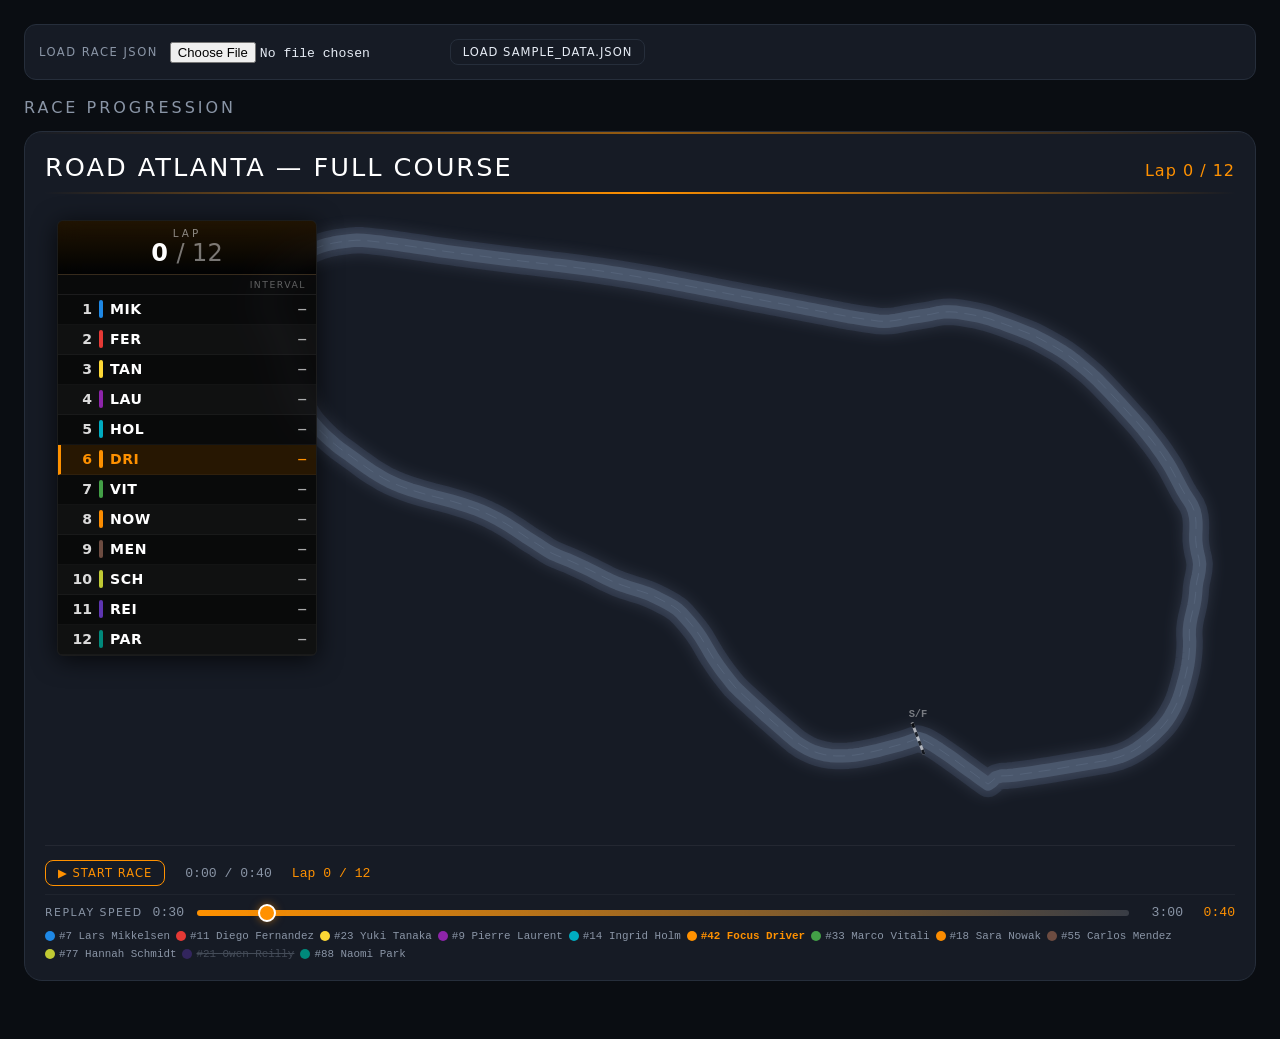
<file: python/racing_replay_standalone/index.html>
<!doctype html>
<html lang="en">
<head>
<meta charset="utf-8"/>
<meta name="viewport" content="width=device-width,initial-scale=1"/>
<title>Racing Replay — Standalone</title>
<style>
:root{
  --bg0:#0a0d12; --bg1:#10141b; --bg2:#161b25; --bd0:#1f2630; --bd1:#262e3b;
  --t1:#e6ecf5; --tm:#8a95a6; --ir:#ff9100; --ir2:rgba(255,145,0,.15); --teal:#26d4c8;
  --ff-d:'Nunito',system-ui,sans-serif;
  --ff-b:'Nunito',system-ui,sans-serif;
  --ff-m:ui-monospace,Menlo,Consolas,monospace;
}
*{box-sizing:border-box}
html,body{margin:0;padding:0;background:var(--bg0);color:var(--t1);font-family:var(--ff-b)}
.page{max-width:1320px;margin:0 auto;padding:24px}
.loader{display:flex;gap:12px;align-items:center;margin-bottom:18px;padding:14px;
  background:var(--bg2);border:1.5px solid var(--bd1);border-radius:12px}
.loader label{font-family:var(--ff-d);font-size:.72rem;color:var(--tm);letter-spacing:1.5px;text-transform:uppercase}
.loader input[type=file]{color:var(--t1);font-family:var(--ff-m);font-size:.82rem}
.btn{background:transparent;border:1.5px solid var(--bd1);color:var(--t1);
  padding:6px 14px;border-radius:8px;font-family:var(--ff-d);font-size:.78rem;
  letter-spacing:1px;text-transform:uppercase;cursor:pointer}
.btn-sm{padding:5px 12px;font-size:.72rem}
.grid-title{font-family:var(--ff-d);font-size:1rem;color:var(--tm);letter-spacing:3px;
  text-transform:uppercase;margin:0 0 14px}
.story-section{margin-bottom:32px}

/* ── S5b: TRACK ANIMATION ── */
.track-title-bar{display:flex;align-items:baseline;justify-content:space-between;margin-bottom:14px;
  padding-bottom:10px;border-bottom:2px solid;border-image:linear-gradient(90deg,transparent,var(--ir),transparent) 1}
.track-title-name{font-family:var(--ff-d);font-size:1.6rem;color:#fff;letter-spacing:2px;text-transform:uppercase}
.track-title-lap{font-family:var(--ff-d);font-size:1rem;color:var(--ir);letter-spacing:1px}
.track-wrap{background:var(--bg2);border:1.5px solid var(--bd1);border-radius:18px;padding:20px;overflow:hidden;position:relative}
.track-wrap::before{content:'';position:absolute;top:0;left:0;right:0;height:2px;
  background:linear-gradient(90deg,transparent,var(--ir),transparent);opacity:.55}
.track-map-area{position:relative;min-height:400px}
.track-svg{width:100%;height:auto;display:block}

/* ── TIMING TOWER ── */
.timing-tower{position:absolute;top:12px;left:12px;width:260px;z-index:10;
  background:rgba(0,0,0,.92);backdrop-filter:blur(12px);border:1.5px solid rgba(255,255,255,.10);
  border-radius:6px;overflow:hidden;box-shadow:0 4px 24px rgba(0,0,0,.7)}
.tt-header{padding:6px 12px;text-align:center;
  background:linear-gradient(180deg,rgba(255,145,0,.12),transparent);border-bottom:1px solid rgba(255,255,255,.10)}
.tt-header-label{font-family:var(--ff-d);font-size:.65rem;color:rgba(255,255,255,.5);letter-spacing:3px}
.tt-header-lap{font-family:var(--ff-d);font-size:1.5rem;color:#fff;line-height:1.2;font-weight:700}
.tt-header-lap span{color:rgba(255,255,255,.45);font-weight:400}
.tt-col-labels{display:flex;align-items:center;padding:0 10px;height:20px;
  border-bottom:1px solid rgba(255,255,255,.08);background:rgba(255,255,255,.03)}
.tt-col-labels span{font-family:var(--ff-d);font-size:.58rem;color:rgba(255,255,255,.35);letter-spacing:1.5px;text-transform:uppercase}
.tt-col-labels span:last-child{margin-left:auto}
.tt-body{position:relative}
.tt-row{display:flex;align-items:center;gap:0;height:30px;padding:0 10px;
  border-bottom:1px solid rgba(255,255,255,.04);
  transition:transform .5s cubic-bezier(.4,0,.2,1),opacity .4s;position:absolute;left:0;right:0}
.tt-row:nth-child(odd){background:rgba(255,255,255,.03)}
.tt-row:nth-child(even){background:rgba(255,255,255,.06)}
.tt-row.is-us{background:rgba(255,145,0,.15);border-left:3px solid var(--ir);padding-left:7px}
.tt-pos{font-family:var(--ff-d);font-size:.88rem;color:rgba(255,255,255,.85);width:24px;text-align:right;flex-shrink:0;font-weight:700}
.tt-row.is-us .tt-pos{color:var(--ir)}
.tt-stripe{width:4px;height:18px;border-radius:2px;margin:0 7px;flex-shrink:0}
.tt-name{font-family:var(--ff-b);font-size:.88rem;color:#fff;font-weight:700;flex:1;
  overflow:hidden;text-overflow:ellipsis;white-space:nowrap;letter-spacing:.5px}
.tt-row.is-us .tt-name{color:var(--ir)}
.tt-interval{font-family:var(--ff-m);font-size:.82rem;color:rgba(255,255,255,.65);
  text-align:right;min-width:72px;flex-shrink:0;font-weight:600}
.tt-interval.leader{color:rgba(255,255,255,.65);font-weight:700}
.tt-row.is-us .tt-interval{color:var(--ir)}
.tt-interval.out{color:#ff5252}
.tt-row.tt-out{opacity:.45}

@media(max-width:768px){
  .timing-tower{display:none}
  .track-title-name{font-size:1.1rem}
}

.track-controls{display:flex;align-items:center;flex-wrap:wrap;gap:8px;margin-top:14px;padding-top:14px;border-top:1px solid rgba(255,255,255,.06)}
.speed-slider-wrap{display:flex;align-items:center;gap:10px;width:100%;margin-top:8px;padding-top:10px;border-top:1px solid rgba(255,255,255,.04)}
.speed-slider-wrap label{font-family:var(--ff-d);font-size:.68rem;color:var(--tm);letter-spacing:1.5px;white-space:nowrap}
.speed-slider{-webkit-appearance:none;appearance:none;flex:1;height:6px;border-radius:3px;outline:none;
  background:linear-gradient(90deg,var(--ir),rgba(255,255,255,.15));cursor:pointer}
.speed-slider::-webkit-slider-thumb{-webkit-appearance:none;width:18px;height:18px;border-radius:50%;
  background:var(--ir);border:2px solid #fff;cursor:pointer;box-shadow:0 0 8px rgba(255,145,0,.5)}
.speed-slider::-moz-range-thumb{width:18px;height:18px;border-radius:50%;
  background:var(--ir);border:2px solid #fff;cursor:pointer;box-shadow:0 0 8px rgba(255,145,0,.5)}
.speed-val{font-family:var(--ff-m);font-size:.82rem;color:var(--ir);min-width:42px;text-align:right}
.track-legend{display:flex;flex-wrap:wrap;gap:6px;margin-top:10px}
.track-legend-item{display:flex;align-items:center;gap:4px;font-family:var(--ff-m);font-size:.68rem;color:var(--tm)}
.track-legend-dot{width:10px;height:10px;border-radius:50%;flex-shrink:0}
.track-legend-item.is-us{color:var(--ir);font-weight:700}
.track-legend-item.dnf{opacity:.4;text-decoration:line-through}
</style>
</head>
<body>
<div class="page">

<div class="loader">
  <label>Load Race JSON</label>
  <input type="file" id="json-file" accept="application/json"/>
  <button class="btn btn-sm" id="load-sample">Load sample_data.json</button>
</div>

<div class="story-section" id="race-anim">
  <div class="grid-title">RACE PROGRESSION</div>
  <div class="track-wrap">
    <div class="track-title-bar">
      <div class="track-title-name" id="track-title-name">—</div>
      <div class="track-title-lap" id="title-lap">Lap 0 / 0</div>
    </div>
    <div class="track-map-area">
      <div class="timing-tower" id="timing-tower">
        <div class="tt-header">
          <div class="tt-header-label">LAP</div>
          <div class="tt-header-lap" id="tt-lap-display">0 <span>/ 0</span></div>
        </div>
        <div class="tt-col-labels"><span></span><span>Interval</span></div>
        <div class="tt-body" id="tt-body"></div>
      </div>
      <svg class="track-svg" viewBox="0 60 1260 660" preserveAspectRatio="xMidYMid meet">
        <defs>
          <filter id="track-glow" x="-30%" y="-30%" width="160%" height="160%">
            <feGaussianBlur in="SourceGraphic" stdDeviation="10" result="blur"/>
            <feColorMatrix in="blur" type="matrix" values="0.3 0 0 0 0.3  0 0.3 0 0 0.35  0 0 0.4 0 0.5  0 0 0 0.8 0"/>
            <feMerge><feMergeNode/><feMergeNode in="SourceGraphic"/></feMerge>
          </filter>
        </defs>
        <path id="track-glow-path" fill="none" stroke="#5a7090" stroke-width="28" opacity="0.2"
              stroke-linecap="round" stroke-linejoin="round" d=""/>
        <path id="track-surface" fill="none" stroke="#7a8da8" stroke-width="14" opacity="0.45"
              stroke-linecap="round" stroke-linejoin="round" filter="url(#track-glow)" d=""/>
        <path id="track-center-stripe" fill="none" stroke="#9ab0cc" stroke-width="1" opacity="0.15"
              stroke-dasharray="12 8" stroke-linecap="round" d=""/>
        <!-- Hidden raceline used as the source outline; replaced when JSON provides one -->
        <path id="raceline" d="M929.2,619.7L902.4,619.8L875.3,627.5L847.8,632.4L822.2,630.5L800.2,619.5L777.0,598.6L751.3,576.5L726.9,552.4L709.2,524.0L691.4,494.1L666.3,471.0L635.0,457.8L602.6,448.6L577.7,430.9L548.2,424.2L527.5,404.6L500.9,387.2L470.9,372.9L438.8,362.6L405.4,354.3L375.0,344.0L350.2,327.4L328.3,309.1L301.9,292.4L277.9,268.7L266.7,237.0L260.4,203.9L248.6,175.7L242.4,163.5L242.0,164.2L240.6,165.6L238.7,167.4L236.8,169.1L235.0,170.0L233.9,170.2L232.3,169.9L232.1,169.8L230.9,169.2L230.1,168.0L229.0,166.9L230.9,158.3L243.3,140.9L260.9,122.6L279.0,104.9L309.0,98.6L342.9,103.0L376.5,108.1L410.1,113.4L443.9,118.2L478.1,122.0L512.4,125.4L546.7,128.8L580.9,132.6L614.9,137.4L648.0,142.9L680.9,149.1L713.8,155.5L747.0,161.9L780.4,168.1L813.5,174.3L846.3,180.7L879.3,187.3L912.9,190.5L942.7,179.5L975.6,175.8L1007.7,186.0L1039.3,198.3L1070.7,211.8L1096.9,230.9L1118.4,253.5L1139.0,275.9L1159.5,298.5L1180.3,322.3L1195.6,345.9L1205.8,367.5L1211.8,387.7L1217.3,398.9L1221.1,397.3L1226.9,413.5L1215.3,444.8L1216.8,467.2L1217.1,469.8L1205.9,482.3L1209.2,504.1L1207.3,532.8L1201.2,561.2L1192.4,587.7L1181.7,612.2L1168.4,628.6L1149.6,638.2L1126.0,643.2L1102.3,645.3L1082.6,643.3L1061.4,643.4L1036.5,647.5L1009.6,654.4L982.7,662.3L964.2,661.9L968.4,677.8L992.7,673.9L1020.0,665.6L1045.2,661.2L1067.5,659.7L1088.9,659.1L1110.4,658.9L1136.0,654.9L1159.0,649.8L1178.3,639.2L1193.1,621.7L1203.8,597.3L1212.9,571.0L1219.8,543.0L1223.8,513.1L1221.2,488.5L1214.8,472.1L1216.5,468.1L1226.6,447.0L1233.4,417.7L1227.6,398.6L1222.8,391.8L1221.9,390.4L1217.2,369.9L1209.0,349.6L1196.0,326.5L1177.7,302.7L1157.2,279.2L1136.9,256.7L1116.0,234.5L1094.0,212.3L1066.0,194.5L1034.7,182.1L1002.9,170.5L970.8,160.6L936.9,159.6L906.7,169.9L875.4,173.2L842.4,166.8L809.5,160.4L776.4,154.1L743.0,147.9L709.9,141.6L677.0,135.1L644.0,128.8L611.1,123.0L577.2,117.9L542.6,113.2L508.5,109.0L474.4,104.6L440.6,99.7L407.0,94.3L373.4,89.0L339.7,84.2L305.4,82.0L276.7,93.7L258.5,111.5L240.8,129.7L226.0,147.4L218.9,162.2L218.9,168.2L220.0,169.1L220.8,170.2L222.0,170.5L222.2,170.1L223.6,169.8L224.5,168.8L226.3,167.0L228.6,164.9L230.8,163.3L232.3,162.3L233.1,165.4L241.4,184.3L249.7,215.3L255.6,248.5L268.3,279.3L288.6,306.9L310.7,328.9L333.2,346.7L361.3,361.3L393.2,370.6L425.7,378.4L458.2,389.2L485.3,404.7L507.3,423.2L534.5,438.5L558.7,441.2L580.3,457.8L612.5,468.6L644.7,479.3L673.0,497.3L692.2,525.6L709.1,555.2L732.2,580.5L758.0,602.9L781.6,624.8L804.0,642.4L829.3,649.4L857.1,648.3L885.2,642.5L912.4,635.1Z"
              fill="none" stroke="none"/>
        <g id="sf-marker" opacity="0.6">
          <line id="sf-line1" stroke="#fff" stroke-width="3"/>
          <line id="sf-line2" stroke="#000" stroke-width="3" stroke-dasharray="5 5"/>
          <text id="sf-text" fill="#fff" font-size="11" text-anchor="middle" opacity="0.7" font-weight="700" style="font-family:var(--ff-m)">S/F</text>
        </g>
        <g id="dots-group" shape-rendering="optimizeSpeed"></g>
      </svg>
    </div>
    <div class="track-controls">
      <button id="play-btn" class="btn btn-sm" style="border-color:var(--ir);color:var(--ir)">&#9654; Start Race</button>
      <span id="race-timer" style="font-family:var(--ff-m);font-size:.82rem;color:var(--tm);margin-left:12px">0:00 / 0:40</span>
      <span id="race-lap" style="font-family:var(--ff-m);font-size:.82rem;color:var(--ir);margin-left:12px">Lap 0 / 0</span>
    </div>
    <div class="speed-slider-wrap">
      <label>REPLAY SPEED</label>
      <span class="speed-val" style="min-width:32px;text-align:left;color:var(--tm)">0:30</span>
      <input type="range" id="speed-slider" class="speed-slider" min="30" max="180" value="40" step="5">
      <span class="speed-val" style="color:var(--tm)">3:00</span>
      <span class="speed-val" id="speed-display">0:40</span>
    </div>
    <div class="track-legend" id="track-legend"></div>
  </div>
</div>

</div>

<script>
/* ──────────────────────────────────────────────────────────────────
 * Standalone Racing Replay
 * Extracted from grumpyrobot web/grumpyrobot_web.py (S5b)
 * Expects JSON shape:
 * {
 *   "track_name": "Road Atlanta",
 *   "track_config": "Full Course",        // optional
 *   "total_laps": 12,
 *   "raceline_path": "M..L..Z",            // optional; replaces default
 *   "drivers": [
 *     {
 *       "name": "First Last",
 *       "car_number": "42",
 *       "race_start_pos": 0,               // 0-indexed
 *       "race_finish_pos": 0,              // 0-indexed
 *       "race_avg_lap": 825000,            // 100000ths of a second per lap
 *       "race_laps": 12,
 *       "reason_out": "Running",           // or "DNF", "Disconnected", etc.
 *       "is_us": true,                     // highlight in orange
 *       "livery": { "color1": "ff9100" }
 *     }
 *   ]
 * }
 * ────────────────────────────────────────────────────────────────── */

let RACE = null;
let animState = { running:false, animId:0 };

function setupAnimation(data){
  RACE = data;
  /* Reset DOM */
  document.getElementById('track-title-name').textContent =
    data.track_name + (data.track_config ? ' — ' + data.track_config : '');
  const totalLaps = data.total_laps || 0;
  document.getElementById('title-lap').textContent = 'Lap 0 / ' + totalLaps;
  document.getElementById('tt-lap-display').innerHTML = '0 <span>/ '+totalLaps+'</span>';
  document.getElementById('race-lap').textContent = 'Lap 0 / '+totalLaps;

  /* Replace raceline path if provided */
  if(data.raceline_path){
    document.getElementById('raceline').setAttribute('d', data.raceline_path);
  }

  /* Reset dots and legend */
  document.getElementById('dots-group').innerHTML = '';
  document.getElementById('track-legend').innerHTML = '';

  /* Build timing tower rows */
  const ttBody = document.getElementById('tt-body');
  ttBody.innerHTML = '';
  ttBody.style.height = (data.drivers.length * 30) + 'px';
  const sortedByStart = data.drivers.slice().sort((a,b)=>a.race_start_pos-b.race_start_pos);
  sortedByStart.forEach((drv, i) => {
    const row = document.createElement('div');
    row.className = 'tt-row' + (drv.is_us ? ' is-us' : '');
    row.style.transform = 'translateY('+(i*30)+'px)';
    const abbr = (drv.name.indexOf(' ')>0
      ? drv.name.split(/\s+/).slice(-1)[0].substring(0,3)
      : drv.name.substring(0,3)).toUpperCase();
    row.innerHTML =
      '<span class="tt-pos">'+(i+1)+'</span>'+
      '<span class="tt-stripe" style="background:#'+drv.livery.color1+'"></span>'+
      '<span class="tt-name">'+abbr+'</span>'+
      '<span class="tt-interval">—</span>';
    ttBody.appendChild(row);
  });

  initRaceAnim(totalLaps, data.drivers);
}

function initRaceAnim(totalLaps, drivers){
  const raceline = document.getElementById('raceline');
  if(!raceline) return;
  const dotsG = document.getElementById('dots-group');
  const playBtn = document.getElementById('play-btn');
  const timerEl = document.getElementById('race-timer');
  const lapEl = document.getElementById('race-lap');
  const legendEl = document.getElementById('track-legend');
  const ttLapEl = document.getElementById('tt-lap-display');
  const titleLapEl = document.getElementById('title-lap');
  const ttBody = document.getElementById('tt-body');
  const speedSlider = document.getElementById('speed-slider');
  const speedDisplay = document.getElementById('speed-display');

  let DURATION = parseInt(speedSlider.value);
  const fullLen = raceline.getTotalLength();

  /* Build smooth centerline from outline path (averages opposite samples + Chaikin) */
  const halfLen = fullLen * 0.5;
  const RAW_SAMPLES = 200;
  let rawPts = [];
  for(let i = 0; i < RAW_SAMPLES; i++){
    const t = i / RAW_SAMPLES;
    const p1 = raceline.getPointAtLength(halfLen * t);
    const p2 = raceline.getPointAtLength(fullLen - halfLen * t);
    rawPts.push({ x:(p1.x+p2.x)/2, y:(p1.y+p2.y)/2 });
  }
  function chaikinSmooth(pts){
    const out=[]; const n=pts.length;
    for(let i=0;i<n;i++){
      const j=(i+1)%n;
      out.push({x:pts[i].x*0.75+pts[j].x*0.25, y:pts[i].y*0.75+pts[j].y*0.25});
      out.push({x:pts[i].x*0.25+pts[j].x*0.75, y:pts[i].y*0.25+pts[j].y*0.75});
    }
    return out;
  }
  function resampleUniform(pts, count){
    const dists=[0];
    for(let i=1;i<pts.length;i++){
      const dx=pts[i].x-pts[i-1].x, dy=pts[i].y-pts[i-1].y;
      dists.push(dists[i-1]+Math.sqrt(dx*dx+dy*dy));
    }
    const cdx=pts[0].x-pts[pts.length-1].x, cdy=pts[0].y-pts[pts.length-1].y;
    const totalD=dists[pts.length-1]+Math.sqrt(cdx*cdx+cdy*cdy);
    const out=[];
    for(let i=0;i<count;i++){
      const target=(i/count)*totalD;
      let lo=0;
      for(let k=1;k<pts.length;k++){ if(dists[k]<=target) lo=k; else break; }
      if(target>=dists[pts.length-1]){
        const remain=target-dists[pts.length-1];
        const cl=totalD-dists[pts.length-1];
        const tt=cl>0?remain/cl:0;
        out.push({x:pts[pts.length-1].x+(pts[0].x-pts[pts.length-1].x)*tt,
                  y:pts[pts.length-1].y+(pts[0].y-pts[pts.length-1].y)*tt});
      } else {
        const hi=(lo+1)%pts.length;
        const seg=dists[hi]-dists[lo];
        const tt=seg>0?(target-dists[lo])/seg:0;
        out.push({x:pts[lo].x+(pts[hi].x-pts[lo].x)*tt,
                  y:pts[lo].y+(pts[hi].y-pts[lo].y)*tt});
      }
    }
    return out;
  }
  let smoothed=rawPts;
  for(let p=0;p<3;p++) smoothed=chaikinSmooth(smoothed);
  const centerPts=resampleUniform(smoothed,400);
  const NUM_SAMPLES=centerPts.length;
  const centerDists=[0];
  for(let i=1;i<NUM_SAMPLES;i++){
    const dx=centerPts[i].x-centerPts[i-1].x;
    const dy=centerPts[i].y-centerPts[i-1].y;
    centerDists.push(centerDists[i-1]+Math.sqrt(dx*dx+dy*dy));
  }
  const closeDx=centerPts[0].x-centerPts[NUM_SAMPLES-1].x;
  const closeDy=centerPts[0].y-centerPts[NUM_SAMPLES-1].y;
  const lapLen=centerDists[NUM_SAMPLES-1]+Math.sqrt(closeDx*closeDx+closeDy*closeDy);

  let pathD='M'+centerPts[0].x.toFixed(1)+','+centerPts[0].y.toFixed(1);
  for(let i=1;i<NUM_SAMPLES;i++) pathD+='L'+centerPts[i].x.toFixed(1)+','+centerPts[i].y.toFixed(1);
  pathD+='Z';
  document.getElementById('track-glow-path').setAttribute('d',pathD);
  document.getElementById('track-surface').setAttribute('d',pathD);
  document.getElementById('track-center-stripe').setAttribute('d',pathD);

  /* S/F marker */
  const sfPt=centerPts[0], sfPt2=centerPts[1];
  const sfAngle=Math.atan2(sfPt2.y-sfPt.y, sfPt2.x-sfPt.x)+Math.PI/2;
  const sfLen=18;
  const sl1=document.getElementById('sf-line1');
  const sl2=document.getElementById('sf-line2');
  const sfTxt=document.getElementById('sf-text');
  sl1.setAttribute('x1', sfPt.x-Math.cos(sfAngle)*sfLen);
  sl1.setAttribute('y1', sfPt.y-Math.sin(sfAngle)*sfLen);
  sl1.setAttribute('x2', sfPt.x+Math.cos(sfAngle)*sfLen);
  sl1.setAttribute('y2', sfPt.y+Math.sin(sfAngle)*sfLen);
  sl2.setAttribute('x1', sfPt.x-Math.cos(sfAngle)*sfLen);
  sl2.setAttribute('y1', sfPt.y-Math.sin(sfAngle)*sfLen);
  sl2.setAttribute('x2', sfPt.x+Math.cos(sfAngle)*sfLen);
  sl2.setAttribute('y2', sfPt.y+Math.sin(sfAngle)*sfLen);
  sfTxt.setAttribute('x', sfPt.x);
  sfTxt.setAttribute('y', sfPt.y-sfLen-5);

  function getCenterPoint(frac){
    frac=((frac%1.0)+1.0)%1.0;
    const targetDist=frac*lapLen;
    let lo=0, hi=NUM_SAMPLES-1;
    while(lo<hi-1){ const mid=(lo+hi)>>1; if(centerDists[mid]<=targetDist) lo=mid; else hi=mid; }
    if(targetDist>=centerDists[NUM_SAMPLES-1]){
      const remain=targetDist-centerDists[NUM_SAMPLES-1];
      const closeLen=lapLen-centerDists[NUM_SAMPLES-1];
      const t2=closeLen>0?remain/closeLen:0;
      return { x:centerPts[NUM_SAMPLES-1].x+(centerPts[0].x-centerPts[NUM_SAMPLES-1].x)*t2,
               y:centerPts[NUM_SAMPLES-1].y+(centerPts[0].y-centerPts[NUM_SAMPLES-1].y)*t2 };
    }
    const segLen=centerDists[hi]-centerDists[lo];
    const t2=segLen>0?(targetDist-centerDists[lo])/segLen:0;
    return { x:centerPts[lo].x+(centerPts[hi].x-centerPts[lo].x)*t2,
             y:centerPts[lo].y+(centerPts[hi].y-centerPts[lo].y)*t2 };
  }

  let leaderAvg=999999;
  drivers.forEach(d => {
    if(d.race_avg_lap>0 && d.race_avg_lap<leaderAvg && d.race_laps>=totalLaps*0.9)
      leaderAvg=d.race_avg_lap;
  });

  function abbrev(name){
    const parts=name.trim().split(/\s+/);
    if(parts.length>=2) return parts[parts.length-1].substring(0,3).toUpperCase();
    return name.substring(0,3).toUpperCase();
  }
  function fmtTime(sec){ const m=Math.floor(sec/60), s=Math.floor(sec%60); return m+':'+(s<10?'0':'')+s; }
  function fmtInterval(sec){
    if(sec<60) return '+'+sec.toFixed(3);
    const m=Math.floor(sec/60); let s=(sec-m*60).toFixed(3);
    if(parseFloat(s)<10) s='0'+s;
    return '+'+m+':'+s;
  }

  speedSlider.oninput=function(){ DURATION=parseInt(this.value); speedDisplay.textContent=fmtTime(DURATION); };
  speedDisplay.textContent=fmtTime(DURATION);

  const sorted=drivers.slice().sort((a,b)=>a.race_start_pos-b.race_start_pos);
  const dots=[];
  const ttRows=Array.from(ttBody.querySelectorAll('.tt-row'));

  /* Glow filter for "us" */
  const svgEl=raceline.parentElement;
  let existingDefs=svgEl.querySelector('defs');
  if(!existingDefs){ existingDefs=document.createElementNS('http://www.w3.org/2000/svg','defs'); svgEl.insertBefore(existingDefs, svgEl.firstChild); }
  if(!existingDefs.querySelector('#dot-glow')){
    const glowFilter=document.createElementNS('http://www.w3.org/2000/svg','filter');
    glowFilter.setAttribute('id','dot-glow');
    glowFilter.innerHTML='<feDropShadow dx="0" dy="0" stdDeviation="4" flood-color="#ff9100" flood-opacity="0.9"/>';
    existingDefs.appendChild(glowFilter);
  }

  sorted.forEach((drv, idx) => {
    const ns='http://www.w3.org/2000/svg';
    const abr=abbrev(drv.name);
    const g=document.createElementNS(ns,'g'); g.setAttribute('opacity','0');
    const c=document.createElementNS(ns,'circle');
    c.setAttribute('r', drv.is_us?14:11); c.setAttribute('cx','0'); c.setAttribute('cy','0');
    c.setAttribute('fill','#'+drv.livery.color1);
    c.setAttribute('stroke', drv.is_us?'#fff':'rgba(0,0,0,.4)');
    c.setAttribute('stroke-width', drv.is_us?'2.5':'1');
    if(drv.is_us) g.setAttribute('filter','url(#dot-glow)');
    g.appendChild(c);
    const rect=document.createElementNS(ns,'rect');
    rect.setAttribute('x','16'); rect.setAttribute('y','-10');
    rect.setAttribute('width','40'); rect.setAttribute('height','20'); rect.setAttribute('rx','3');
    rect.setAttribute('fill', drv.is_us?'rgba(255,145,0,.85)':'rgba(0,0,0,.8)');
    rect.setAttribute('stroke', drv.is_us?'#ff9100':'rgba(255,255,255,.15)');
    rect.setAttribute('stroke-width','1');
    g.appendChild(rect);
    const txt=document.createElementNS(ns,'text');
    txt.setAttribute('x','36'); txt.setAttribute('y','5');
    txt.setAttribute('text-anchor','middle');
    txt.setAttribute('fill', drv.is_us?'#000':'#fff');
    txt.setAttribute('font-size','12'); txt.setAttribute('font-weight','800');
    txt.setAttribute('font-family','Nunito, sans-serif');
    txt.setAttribute('letter-spacing','0.5');
    txt.textContent=abr;
    g.appendChild(txt);
    dotsG.appendChild(g);
    dots.push({el:g, drv:drv, totalDist:0, ttRow:ttRows[idx]||null, abbr:abr});

    const li=document.createElement('div');
    li.className='track-legend-item'+(drv.is_us?' is-us':'')+(drv.reason_out!=='Running'?' dnf':'');
    li.innerHTML='<span class="track-legend-dot" style="background:#'+drv.livery.color1+'"></span>#'+drv.car_number+' '+drv.name;
    legendEl.appendChild(li);
  });

  const startPt=getCenterPoint(0);
  dots.forEach(d => d.el.setAttribute('transform','translate('+startPt.x+','+startPt.y+')'));

  let startTime=0, lastFrame=0;

  function animate(ts){
    if(ts-lastFrame<33){ animState.animId=requestAnimationFrame(animate); return; }
    lastFrame=ts;
    const elapsed=(ts-startTime)/1000;
    const progress=Math.min(elapsed/DURATION,1.0);
    const leaderLapFloat=progress*totalLaps;
    const lap=Math.min(Math.floor(leaderLapFloat), totalLaps);
    timerEl.textContent=fmtTime(Math.floor(elapsed))+' / '+fmtTime(DURATION);
    lapEl.textContent='Lap '+lap+' / '+totalLaps;
    ttLapEl.innerHTML=lap+' <span>/ '+totalLaps+'</span>';
    titleLapEl.textContent='Lap '+lap+' / '+totalLaps;

    dots.forEach(d => {
      const drv=d.drv;
      const maxLaps=drv.race_laps;
      const speed=(drv.race_avg_lap>0 && drv.race_laps>1) ? leaderAvg/drv.race_avg_lap : 0.8;
      const drvLapFloat=Math.min(leaderLapFloat*speed, maxLaps);
      d.totalDist=drvLapFloat;
      let trackFrac=drvLapFloat%1.0;
      const offset=(drv.race_start_pos/drivers.length)*0.02;
      trackFrac=(trackFrac+offset)%1.0;
      const pt=getCenterPoint(trackFrac);
      d.el.setAttribute('transform','translate('+pt.x+','+pt.y+')');
      d.el.setAttribute('opacity','1');
      if(drvLapFloat>=maxLaps && drv.reason_out!=='Running'){
        d.el.setAttribute('opacity', Math.max(0, 1-(leaderLapFloat*speed-maxLaps)*4));
      }
      if(drv.race_laps===0) d.el.setAttribute('opacity', Math.max(0, 1-progress*5));
    });

    const ranked=dots.slice().sort((a,b)=>b.totalDist-a.totalDist);
    const leaderDist=ranked[0]?ranked[0].totalDist:0;
    const lapTimeSec=leaderAvg>0 && leaderAvg<999999 ? leaderAvg/10000 : 80;

    ranked.forEach((d, idx) => {
      if(!d.ttRow) return;
      d.ttRow.style.transform='translateY('+(idx*30)+'px)';
      d.ttRow.querySelector('.tt-pos').textContent=idx+1;
      d.ttRow.querySelector('.tt-name').textContent=d.abbr;
      const intEl=d.ttRow.querySelector('.tt-interval');
      const isDnf=d.drv.reason_out!=='Running' && progress>0 && d.totalDist>=d.drv.race_laps;
      if(isDnf){
        intEl.textContent='OUT'; intEl.className='tt-interval out';
        d.ttRow.classList.add('tt-out');
      } else if(idx===0){
        intEl.textContent='Leader'; intEl.className='tt-interval leader';
        d.ttRow.classList.remove('tt-out');
      } else {
        const gapSec=(leaderDist-d.totalDist)*lapTimeSec;
        intEl.textContent=fmtInterval(gapSec); intEl.className='tt-interval';
        d.ttRow.classList.remove('tt-out');
      }
    });

    if(progress<1.0) animState.animId=requestAnimationFrame(animate);
    else { animState.running=false; playBtn.textContent='\u25B6 Replay'; }
  }

  playBtn.onclick=function(){
    if(animState.running){
      cancelAnimationFrame(animState.animId);
      animState.running=false;
      playBtn.textContent='\u25B6 Start Race';
      return;
    }
    animState.running=true;
    playBtn.textContent='\u23F8 Pause';
    startTime=performance.now(); lastFrame=0;
    dots.forEach(d => { d.el.setAttribute('opacity','0'); d.totalDist=0; });
    animState.animId=requestAnimationFrame(animate);
  };
}

/* ── File loaders ── */
document.getElementById('json-file').addEventListener('change', function(e){
  const f=e.target.files[0]; if(!f) return;
  const r=new FileReader();
  r.onload=ev => { try { setupAnimation(JSON.parse(ev.target.result)); } catch(err){ alert('Bad JSON: '+err.message); } };
  r.readAsText(f);
});
document.getElementById('load-sample').addEventListener('click', function(){
  fetch('sample_data.json').then(r=>r.json()).then(setupAnimation)
    .catch(err => alert('Could not load sample_data.json (must run via http server): '+err.message));
});

/* Try to auto-load sample on first open */
fetch('sample_data.json').then(r=>r.ok?r.json():null).then(d => { if(d) setupAnimation(d); }).catch(()=>{});
</script>
</body>
</html>
</file>
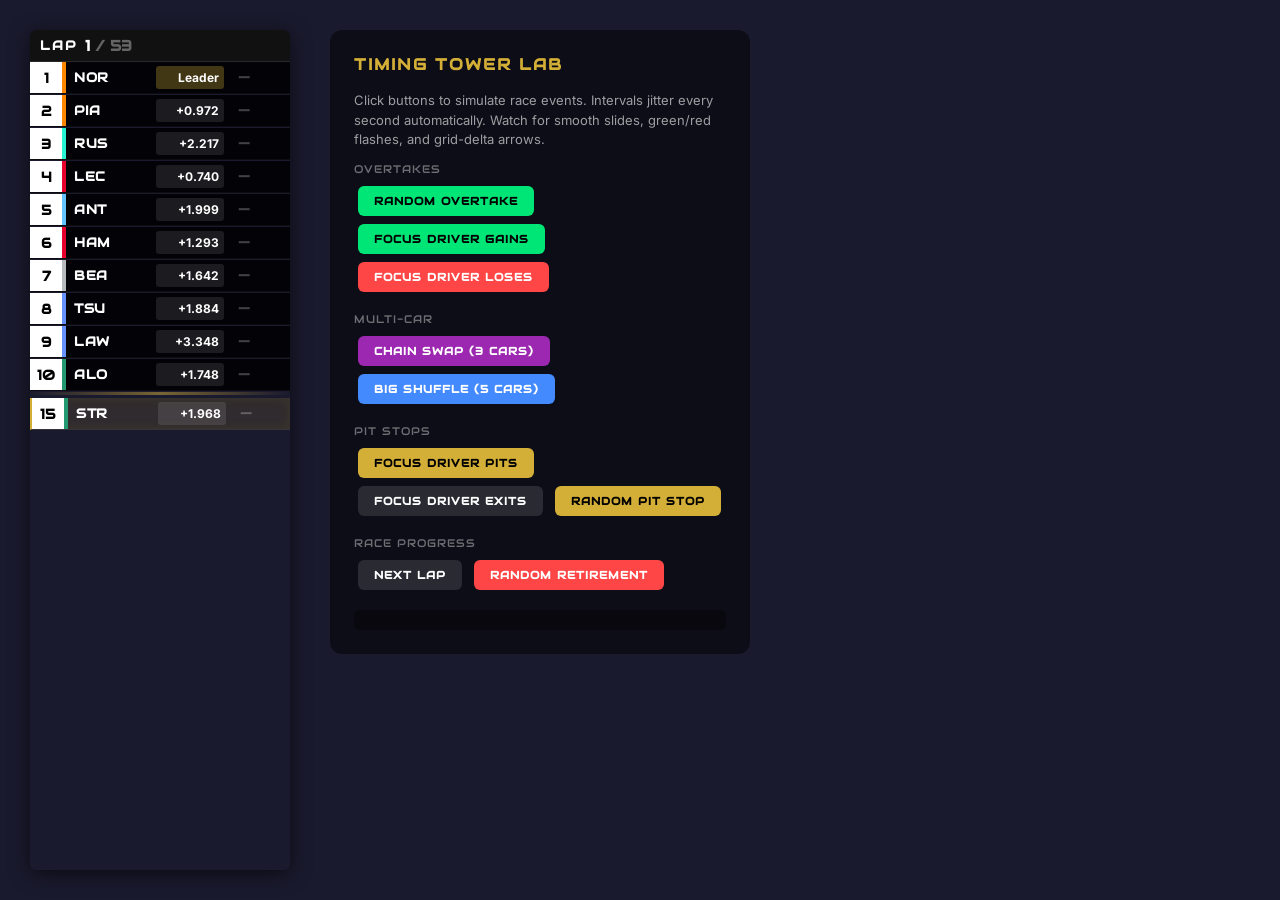
<file: docs/dev-mockups/timing_tower_mockup.html>
<!DOCTYPE html>
<html lang="en">
<head>
<meta charset="UTF-8">
<title>Timing Tower Mockup — Sector Says What</title>
<link href="https://fonts.googleapis.com/css2?family=Audiowide&family=Orbitron:wght@400;700;900&family=Inter:wght@400;600;700;900&display=swap" rel="stylesheet">
<style>
  :root {
    --font-display: 'Audiowide', 'Orbitron', sans-serif;
    --font-body: 'Inter', sans-serif;
    --ssw-gold: #d4af37;
    --ssw-gold-glow: rgba(212,175,55,0.5);
    --text-dim: rgba(255,255,255,0.35);
    --tower-row-h: 32px;
    --tower-width: 260px;
  }

  * { margin: 0; padding: 0; box-sizing: border-box; }

  body {
    background: #1a1a2e;
    color: #fff;
    font-family: var(--font-body);
    display: flex;
    gap: 40px;
    padding: 30px;
    min-height: 100vh;
  }

  /* ── TIMING TOWER ─────────────────────────── */
  .timing-tower {
    display: flex;
    flex-direction: column;
    gap: 0;
    width: var(--tower-width);
    border-radius: 6px;
    overflow: hidden;
    box-shadow: 0 4px 20px rgba(0,0,0,0.6);
    position: relative;
  }

  .tower-lap-header {
    display: flex;
    align-items: center;
    justify-content: flex-start;
    gap: 0;
    background: #111;
    padding: 6px 10px;
    border-bottom: 1px solid rgba(255,255,255,0.1);
  }

  .tower-lap-label {
    font-family: var(--font-display);
    font-size: 13px;
    font-weight: 900;
    text-transform: uppercase;
    letter-spacing: 2px;
    color: #fff;
    margin-right: 8px;
  }

  .tower-lap-nums {
    font-family: var(--font-display);
    font-size: 15px;
    font-weight: 700;
    color: #fff;
  }
  .tower-lap-nums .lap-dim { color: var(--text-dim); }

  /* Row container - positioned absolutely for animation */
  .tower-body {
    position: relative;
    transition: height 0.6s cubic-bezier(0.4, 0, 0.2, 1);
  }

  .tower-row {
    display: flex;
    align-items: stretch;
    height: var(--tower-row-h);
    background: rgba(0, 0, 0, 0.85);
    border-bottom: 1px solid rgba(255,255,255,0.04);
    position: absolute;
    left: 0;
    right: 0;
    transition: top 0.6s cubic-bezier(0.4, 0, 0.2, 1),
                background 0.3s ease;
    will-change: top;
  }

  .tower-pos {
    width: 32px;
    min-width: 32px;
    display: flex;
    align-items: center;
    justify-content: center;
    font-family: var(--font-display);
    font-size: 14px;
    font-weight: 900;
    color: #000;
    background: #fff;
    flex-shrink: 0;
  }

  .tower-color {
    width: 4px;
    min-width: 4px;
    flex-shrink: 0;
  }

  .tower-name {
    width: 90px;
    min-width: 90px;
    flex-shrink: 0;
    display: flex;
    align-items: center;
    gap: 5px;
    padding: 0 8px;
    font-family: var(--font-display);
    font-size: 13px;
    font-weight: 900;
    text-transform: uppercase;
    letter-spacing: 0.5px;
    color: #fff;
    white-space: nowrap;
    overflow: hidden;
  }

  .tower-pit-chip {
    display: inline-block;
    padding: 1px 4px;
    background: rgba(255, 184, 77, 0.18);
    color: #ffb84d;
    border: 1px solid rgba(255, 184, 77, 0.55);
    border-radius: 3px;
    font-family: var(--font-display);
    font-size: 8px;
    font-weight: 900;
    letter-spacing: 0.5px;
    line-height: 1.1;
  }

  .tower-gap {
    width: 68px;
    min-width: 68px;
    flex-shrink: 0;
    display: flex;
    align-items: center;
    justify-content: flex-end;
    padding: 0 5px;
    font-family: var(--font-body);
    font-size: 12px;
    font-weight: 700;
    color: #fff;
    background: rgba(255, 255, 255, 0.10);
    border-radius: 3px;
    margin: 4px 0 4px 0;
    white-space: nowrap;
  }

  .tower-gap.leader {
    color: #fff;
    background: rgba(212, 175, 55, 0.30);
  }

  .tower-gap.pit-gap {
    color: #ffb84d;
  }

  /* Grid delta column */
  .tower-delta {
    width: 40px;
    min-width: 40px;
    display: flex;
    align-items: center;
    justify-content: center;
    font-family: var(--font-display);
    font-size: 13px;
    font-weight: 900;
    letter-spacing: 0.5px;
    flex-shrink: 0;
    margin-right: 4px;
  }
  .tower-delta.up   { color: #00e676; }
  .tower-delta.down { color: #ff4646; }
  .tower-delta.same { color: rgba(255,255,255,0.25); }

  /* Focus driver row */
  .tower-row.focus-driver {
    background: rgba(212,175,55,0.12);
    border-left: 2px solid var(--ssw-gold);
    box-shadow: inset 0 0 12px rgba(212,175,55,0.08);
  }

  /* Separator */
  .tower-sep {
    height: 3px;
    background: linear-gradient(90deg, transparent, var(--ssw-gold-glow), transparent);
    position: absolute;
    left: 0;
    right: 0;
    transition: top 0.6s cubic-bezier(0.4, 0, 0.2, 1);
  }

  /* OUT row */
  .tower-row.out-row { opacity: 0.4; background: rgba(0,0,0,0.7); }
  .tower-out-label {
    font-family: var(--font-display);
    font-size: 10px;
    font-weight: 700;
    color: var(--text-dim);
    text-transform: uppercase;
    letter-spacing: 1px;
    padding: 0 10px;
    display: flex;
    align-items: center;
    margin-left: auto;
  }

  /* ── FLASH ANIMATIONS ─────────────────────── */
  @keyframes flashGreen {
    0%   { background: rgba(0, 230, 118, 0.55); }
    30%  { background: rgba(0, 230, 118, 0.35); }
    100% { background: rgba(0, 0, 0, 0.85); }
  }
  @keyframes flashRed {
    0%   { background: rgba(255, 70, 70, 0.55); }
    30%  { background: rgba(255, 70, 70, 0.35); }
    100% { background: rgba(0, 0, 0, 0.85); }
  }
  @keyframes flashGreenFD {
    0%   { background: rgba(0, 230, 118, 0.55); }
    30%  { background: rgba(0, 230, 118, 0.35); }
    100% { background: rgba(212,175,55,0.12); }
  }
  @keyframes flashRedFD {
    0%   { background: rgba(255, 70, 70, 0.55); }
    30%  { background: rgba(255, 70, 70, 0.35); }
    100% { background: rgba(212,175,55,0.12); }
  }

  .tower-row.pos-gained { animation: flashGreen 2s ease-out forwards; }
  .tower-row.pos-lost   { animation: flashRed 2s ease-out forwards; }
  .tower-row.focus-driver.pos-gained { animation: flashGreenFD 2s ease-out forwards; }
  .tower-row.focus-driver.pos-lost   { animation: flashRedFD 2s ease-out forwards; }

  /* ── CONTROL PANEL ────────────────────────── */
  .controls {
    background: rgba(0,0,0,0.5);
    border-radius: 12px;
    padding: 24px;
    max-width: 420px;
    height: fit-content;
  }
  .controls h2 {
    font-family: var(--font-display);
    font-size: 16px;
    color: var(--ssw-gold);
    margin-bottom: 16px;
    text-transform: uppercase;
    letter-spacing: 2px;
  }
  .controls p {
    font-size: 13px;
    color: rgba(255,255,255,0.6);
    margin-bottom: 12px;
    line-height: 1.5;
  }
  .btn {
    display: inline-block;
    padding: 8px 16px;
    margin: 4px;
    border: none;
    border-radius: 6px;
    font-family: var(--font-display);
    font-size: 11px;
    font-weight: 700;
    cursor: pointer;
    text-transform: uppercase;
    letter-spacing: 1px;
    transition: all 0.2s;
  }
  .btn:hover { transform: scale(1.05); }
  .btn-green  { background: #00e676; color: #000; }
  .btn-red    { background: #ff4646; color: #fff; }
  .btn-gold   { background: var(--ssw-gold); color: #000; }
  .btn-blue   { background: #448aff; color: #fff; }
  .btn-purple { background: #9c27b0; color: #fff; }
  .btn-dim    { background: rgba(255,255,255,0.12); color: #fff; }

  .btn-group { margin-bottom: 16px; }
  .btn-group label {
    display: block;
    font-size: 11px;
    color: rgba(255,255,255,0.4);
    text-transform: uppercase;
    letter-spacing: 1px;
    margin-bottom: 6px;
    font-family: var(--font-display);
  }

  .event-log {
    background: rgba(0,0,0,0.4);
    border-radius: 6px;
    padding: 10px;
    max-height: 200px;
    overflow-y: auto;
    font-size: 11px;
    font-family: monospace;
    color: rgba(255,255,255,0.5);
    margin-top: 12px;
  }
  .event-log .ev-green { color: #00e676; }
  .event-log .ev-red   { color: #ff4646; }
  .event-log .ev-gold  { color: var(--ssw-gold); }
</style>
</head>
<body>

<!-- ── TIMING TOWER ─────────────────────────── -->
<div class="timing-tower" id="tower">
  <div class="tower-lap-header">
    <span class="tower-lap-label">Lap</span>
    <span class="tower-lap-nums" id="lap-display">1 <span class="lap-dim">/ 53</span></span>
  </div>
  <div class="tower-body" id="tower-body"></div>
</div>

<!-- ── CONTROL PANEL ────────────────────────── -->
<div class="controls">
  <h2>Timing Tower Lab</h2>
  <p>Click buttons to simulate race events. Intervals jitter every second automatically. Watch for smooth slides, green/red flashes, and grid-delta arrows.</p>

  <div class="btn-group">
    <label>Overtakes</label>
    <button class="btn btn-green" onclick="triggerOvertake('random')">Random Overtake</button>
    <button class="btn btn-green" onclick="triggerOvertake('focus')">Focus Driver Gains</button>
    <button class="btn btn-red" onclick="triggerLosePos('focus')">Focus Driver Loses</button>
  </div>

  <div class="btn-group">
    <label>Multi-car</label>
    <button class="btn btn-purple" onclick="triggerChainOvertake()">Chain Swap (3 cars)</button>
    <button class="btn btn-blue" onclick="triggerBigShuffle()">Big Shuffle (5 cars)</button>
  </div>

  <div class="btn-group">
    <label>Pit Stops</label>
    <button class="btn btn-gold" onclick="triggerPitEntry()">Focus Driver Pits</button>
    <button class="btn btn-dim" onclick="triggerPitExit()">Focus Driver Exits</button>
    <button class="btn btn-gold" onclick="triggerRandomPit()">Random Pit Stop</button>
  </div>

  <div class="btn-group">
    <label>Race Progress</label>
    <button class="btn btn-dim" onclick="advanceLap()">Next Lap</button>
    <button class="btn btn-red" onclick="triggerRetirement()">Random Retirement</button>
  </div>

  <div class="event-log" id="event-log"></div>
</div>

<script>
// ── MOCK DATA ──────────────────────────────────
const TEAMS = [
  { name: "NOR", color: "#FF8700", grid: 1 },   // McLaren
  { name: "PIA", color: "#FF8700", grid: 2 },   // McLaren
  { name: "RUS", color: "#27F4D2", grid: 3 },   // Mercedes
  { name: "LEC", color: "#E8002D", grid: 4 },   // Ferrari
  { name: "ANT", color: "#64C4FF", grid: 5 },   // Alpine
  { name: "HAM", color: "#E8002D", grid: 6 },   // Ferrari
  { name: "BEA", color: "#B6BABD", grid: 7 },   // Haas
  { name: "TSU", color: "#6692FF", grid: 8 },   // RB
  { name: "LAW", color: "#6692FF", grid: 9 },   // RB
  { name: "ALO", color: "#229971", grid: 10 },  // Aston
  { name: "SAI", color: "#52E252", grid: 11 },  // Williams (mock)
  { name: "VER", color: "#3671C6", grid: 12 },  // Red Bull
  { name: "GAS", color: "#64C4FF", grid: 13 },  // Alpine
  { name: "PER", color: "#3671C6", grid: 14 },  // Red Bull
  { name: "STR", color: "#229971", grid: 15 },  // Aston
  { name: "HUL", color: "#B6BABD", grid: 16 },  // Haas
  { name: "BOT", color: "#52E252", grid: 17 },  // Williams (mock)
  { name: "MAG", color: "#B6BABD", grid: 18 },  // Haas
  { name: "ZHO", color: "#52E252", grid: 19 },  // Williams (mock)
  { name: "SAR", color: "#52E252", grid: 20 },  // Williams (mock)
];

const FOCUS_IDX = 14; // PER starts P14, our "focus driver"
let lap = 1;
let totalLaps = 53;
let retired = new Set();
let inPit = new Set();

// Current race order (indices into TEAMS)
let order = TEAMS.map((_, i) => i);

// Gaps: interval to car ahead (seconds)
let gaps = order.map((_, i) => i === 0 ? 0 : 0.5 + Math.random() * 3);

// Previous positions for flash detection
let prevPositions = {};
order.forEach((idx, pos) => { prevPositions[idx] = pos; });

// ── RENDERING ──────────────────────────────────
const body = document.getElementById("tower-body");
let rowEls = {}; // keyed by driver index

function gridDelta(driverIdx) {
  const currentPos = order.indexOf(driverIdx);
  const gridPos = TEAMS[driverIdx].grid - 1; // 0-based
  const delta = gridPos - currentPos; // positive = gained places
  if (delta > 0) return { text: `+${delta}`, cls: "up" };
  if (delta < 0) return { text: `${delta}`, cls: "down" };
  return { text: "—", cls: "same" };
}

function fmtGap(g) {
  if (g == null || isNaN(g)) return "—";
  if (g <= 0) return "+0.000";
  if (g >= 60) {
    const m = Math.floor(g / 60);
    const s = (g - m * 60).toFixed(1);
    return `+${m}:${s.padStart(4, "0")}`;
  }
  return `+${g.toFixed(3)}`;
}

function renderTower() {
  const showTop = 10;
  const visible = order.filter(idx => !retired.has(idx));
  const top = visible.slice(0, showTop);
  const focusPos = visible.indexOf(FOCUS_IDX);
  const focusOutside = focusPos >= showTop && !retired.has(FOCUS_IDX);

  // Determine which rows we need
  const needed = new Set(top);
  if (focusOutside) needed.add(FOCUS_IDX);

  // Remove rows for drivers no longer visible
  for (const idx of Object.keys(rowEls)) {
    if (!needed.has(Number(idx))) {
      rowEls[idx].remove();
      delete rowEls[idx];
    }
  }

  // Remove old separator
  const oldSep = body.querySelector(".tower-sep");
  if (oldSep) oldSep.remove();

  // Create or update rows
  let slot = 0;
  for (const idx of top) {
    let row = rowEls[idx];
    if (!row) {
      row = createRow(idx);
      body.appendChild(row);
      rowEls[idx] = row;
    }
    updateRow(row, idx, slot, slot === 0);
    slot++;
  }

  // Separator + focus driver outside top
  if (focusOutside) {
    const sep = document.createElement("div");
    sep.className = "tower-sep";
    sep.style.top = (slot * 33) + "px";
    body.appendChild(sep);

    let row = rowEls[FOCUS_IDX];
    if (!row) {
      row = createRow(FOCUS_IDX);
      body.appendChild(row);
      rowEls[FOCUS_IDX] = row;
    }
    updateRow(row, FOCUS_IDX, slot + 0.1, false); // 0.1 accounts for separator
    slot++;
  }

  // Set body height
  const totalRows = focusOutside ? showTop + 1 : showTop;
  body.style.height = (totalRows * 33 + (focusOutside ? 6 : 0)) + "px";
}

function createRow(driverIdx) {
  const row = document.createElement("div");
  row.className = "tower-row";
  row.dataset.driver = driverIdx;

  row.innerHTML = `
    <div class="tower-pos"></div>
    <div class="tower-color" style="background:${TEAMS[driverIdx].color}"></div>
    <div class="tower-name"></div>
    <div class="tower-gap"></div>
    <div class="tower-delta"></div>
  `;
  return row;
}

function updateRow(row, driverIdx, slot, isLeader) {
  const racePos = order.indexOf(driverIdx);
  const isFocus = driverIdx === FOCUS_IDX;
  const isPit = inPit.has(driverIdx);
  const d = TEAMS[driverIdx];

  // Position
  row.querySelector(".tower-pos").textContent = racePos + 1;

  // Name + pit chip
  const nameEl = row.querySelector(".tower-name");
  nameEl.innerHTML = d.name + (isPit ? ' <span class="tower-pit-chip">PIT</span>' : '');

  // Gap
  const gapEl = row.querySelector(".tower-gap");
  gapEl.className = "tower-gap";
  if (isLeader) {
    gapEl.textContent = "Leader";
    gapEl.classList.add("leader");
  } else {
    gapEl.textContent = fmtGap(gaps[racePos]);
    if (isPit) gapEl.classList.add("pit-gap");
  }

  // Grid delta
  const delta = gridDelta(driverIdx);
  const deltaEl = row.querySelector(".tower-delta");
  deltaEl.textContent = delta.text;
  deltaEl.className = "tower-delta " + delta.cls;

  // Focus driver class
  row.classList.toggle("focus-driver", isFocus);

  // Slide to slot position
  const topPx = slot < 10.05
    ? slot * 33
    : (10 * 33 + 6); // after separator
  row.style.top = topPx + "px";
}

// ── POSITION CHANGE DETECTION ──────────────────
function detectFlashes() {
  order.forEach((driverIdx, pos) => {
    const prev = prevPositions[driverIdx];
    if (prev == null) return;
    const row = rowEls[driverIdx];
    if (!row) return;

    if (pos < prev) {
      // Gained positions
      row.classList.remove("pos-lost", "pos-gained");
      void row.offsetWidth; // force reflow
      row.classList.add("pos-gained");
    } else if (pos > prev) {
      // Lost positions
      row.classList.remove("pos-gained", "pos-lost");
      void row.offsetWidth;
      row.classList.add("pos-lost");
    }
  });
  // Save current positions
  prevPositions = {};
  order.forEach((idx, pos) => { prevPositions[idx] = pos; });
}

// ── INTERVAL JITTER ────────────────────────────
function jitterGaps() {
  for (let i = 1; i < gaps.length; i++) {
    if (retired.has(order[i])) continue;
    // Small random change each second
    gaps[i] += (Math.random() - 0.5) * 0.15;
    if (gaps[i] < 0.05) gaps[i] = 0.05 + Math.random() * 0.2;
  }
}

// ── SIMULATION TRIGGERS ────────────────────────
function logEvent(msg, cls = "") {
  const log = document.getElementById("event-log");
  const line = document.createElement("div");
  line.className = cls;
  line.textContent = `L${lap}: ${msg}`;
  log.prepend(line);
  if (log.children.length > 50) log.lastChild.remove();
}

function swapPositions(posA, posB) {
  // posA and posB are 0-based indices in order[]
  const dA = order[posA];
  const dB = order[posB];
  order[posA] = dB;
  order[posB] = dA;
  // Swap gaps reasonably
  const tmpGap = gaps[posA];
  gaps[posA] = 0.05 + Math.random() * 0.3;
  gaps[posB] = tmpGap;
}

function triggerOvertake(mode) {
  const visible = order.filter(idx => !retired.has(idx));
  let pos;
  if (mode === "focus") {
    pos = order.indexOf(FOCUS_IDX);
    if (pos <= 0) { logEvent("Focus driver already leading!", "ev-gold"); return; }
  } else {
    // Random overtake in top 15
    pos = 1 + Math.floor(Math.random() * Math.min(14, visible.length - 1));
  }
  const gainer = TEAMS[order[pos]].name;
  const loser = TEAMS[order[pos - 1]].name;
  swapPositions(pos - 1, pos);
  detectFlashes();
  renderTower();
  logEvent(`${gainer} overtakes ${loser}!`, "ev-green");
}

function triggerLosePos(mode) {
  let pos;
  if (mode === "focus") {
    pos = order.indexOf(FOCUS_IDX);
    if (pos >= order.length - 1) { logEvent("Focus driver already last!", "ev-red"); return; }
  } else {
    pos = Math.floor(Math.random() * (order.length - 1));
  }
  const loser = TEAMS[order[pos]].name;
  const gainer = TEAMS[order[pos + 1]].name;
  swapPositions(pos, pos + 1);
  detectFlashes();
  renderTower();
  logEvent(`${loser} loses position to ${gainer}`, "ev-red");
}

function triggerChainOvertake() {
  // A car from pos ~6 jumps forward 2 places
  const startPos = 3 + Math.floor(Math.random() * 5);
  if (startPos < 2) return;
  const charger = TEAMS[order[startPos]].name;
  swapPositions(startPos - 1, startPos);
  swapPositions(startPos - 2, startPos - 1);
  detectFlashes();
  renderTower();
  logEvent(`${charger} carves through — gains 2 places!`, "ev-green");
}

function triggerBigShuffle() {
  // Shuffle positions 4-9 randomly (simulates restart / incident chaos)
  const start = 3, end = 9;
  const chunk = order.slice(start, end);
  for (let i = chunk.length - 1; i > 0; i--) {
    const j = Math.floor(Math.random() * (i + 1));
    [chunk[i], chunk[j]] = [chunk[j], chunk[i]];
  }
  order.splice(start, end - start, ...chunk);
  detectFlashes();
  renderTower();
  logEvent("Chaos! Multiple position changes after incident", "ev-red");
}

function triggerPitEntry() {
  inPit.add(FOCUS_IDX);
  // Drop some positions
  const pos = order.indexOf(FOCUS_IDX);
  const dropTo = Math.min(pos + 3 + Math.floor(Math.random() * 3), order.length - 1);
  // Move driver down
  for (let i = pos; i < dropTo; i++) {
    swapPositions(i, i + 1);
  }
  gaps[order.indexOf(FOCUS_IDX)] = 15 + Math.random() * 20;
  detectFlashes();
  renderTower();
  logEvent(`${TEAMS[FOCUS_IDX].name} boxes! Drops to P${dropTo + 1}`, "ev-gold");
}

function triggerPitExit() {
  inPit.delete(FOCUS_IDX);
  renderTower();
  logEvent(`${TEAMS[FOCUS_IDX].name} back on track`, "ev-gold");
}

function triggerRandomPit() {
  // Pick a random non-focus, non-retired driver in top 10
  const candidates = order.slice(0, 10).filter(idx => idx !== FOCUS_IDX && !retired.has(idx));
  if (!candidates.length) return;
  const pick = candidates[Math.floor(Math.random() * candidates.length)];
  inPit.add(pick);
  const pos = order.indexOf(pick);
  const dropTo = Math.min(pos + 4 + Math.floor(Math.random() * 4), order.length - 1);
  for (let i = pos; i < dropTo; i++) {
    swapPositions(i, i + 1);
  }
  gaps[order.indexOf(pick)] = 18 + Math.random() * 15;
  detectFlashes();
  renderTower();
  logEvent(`${TEAMS[pick].name} pits from P${pos + 1} — drops to P${dropTo + 1}`, "ev-gold");
  // Auto exit after 3-5 seconds
  setTimeout(() => {
    inPit.delete(pick);
    renderTower();
    logEvent(`${TEAMS[pick].name} back on track`, "ev-gold");
  }, 3000 + Math.random() * 2000);
}

function triggerRetirement() {
  const candidates = order.filter(idx => idx !== FOCUS_IDX && !retired.has(idx));
  if (!candidates.length) return;
  // Pick someone from lower half
  const pick = candidates[Math.floor(candidates.length * 0.5 + Math.random() * candidates.length * 0.5)];
  if (!pick && pick !== 0) return;
  retired.add(pick);
  order = order.filter(idx => !retired.has(idx));
  detectFlashes();
  renderTower();
  logEvent(`${TEAMS[pick].name} retires — mechanical failure`, "ev-red");
}

function advanceLap() {
  lap++;
  if (lap > totalLaps) lap = totalLaps;
  document.getElementById("lap-display").innerHTML =
    `${lap} <span class="lap-dim">/ ${totalLaps}</span>`;
  // Small organic changes each lap
  if (Math.random() < 0.3) {
    // Random close battle — tighten a gap
    const pos = 1 + Math.floor(Math.random() * 8);
    gaps[pos] = 0.05 + Math.random() * 0.3;
  }
  renderTower();
  logEvent(`Lap ${lap}`, "");
}

// ── MAIN LOOP ──────────────────────────────────
renderTower();

setInterval(() => {
  jitterGaps();
  renderTower();
}, 1000);
</script>
</body>
</html>
</file>
